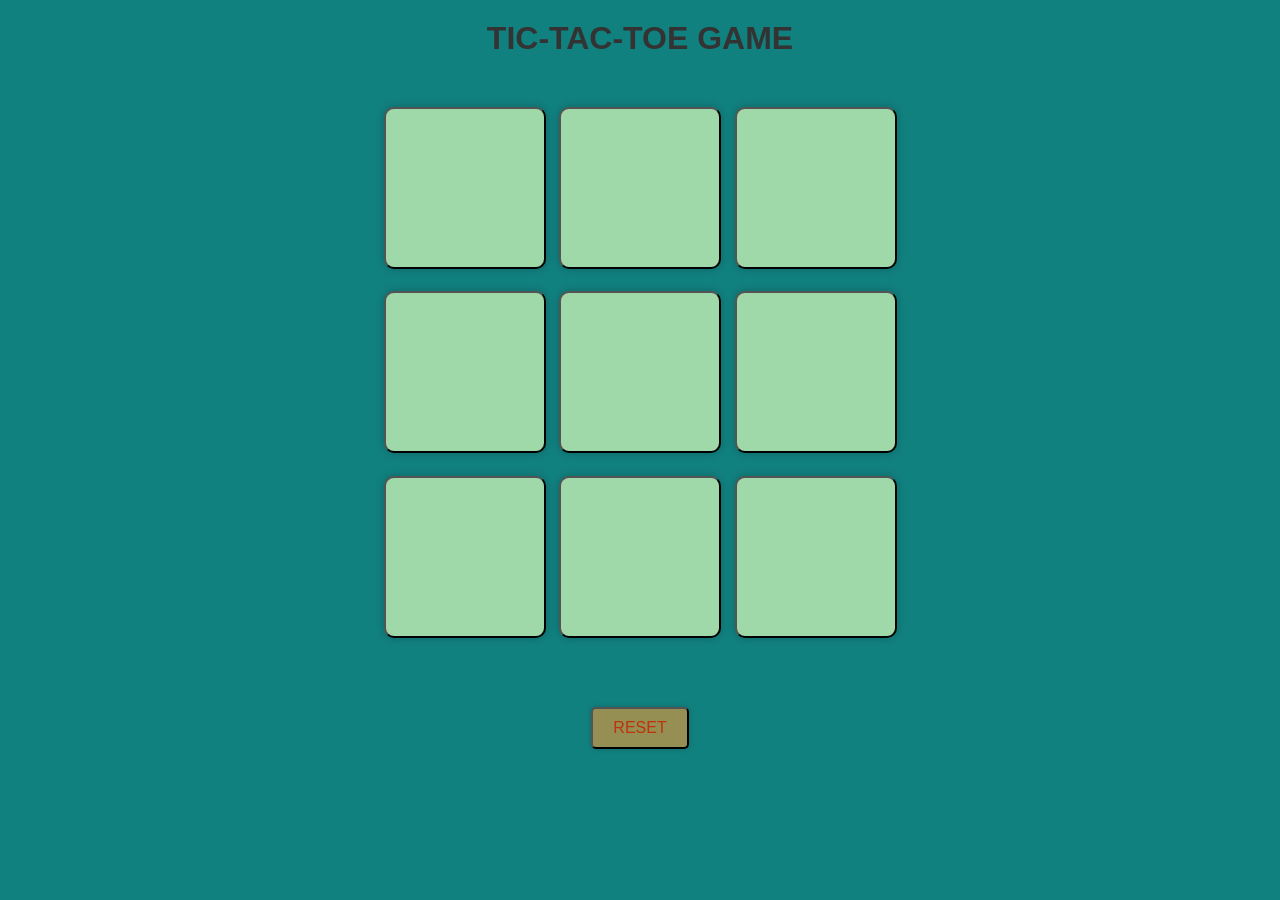
<file: 02-tic-tac-toe/index.html>
<!DOCTYPE html>
    <head>
        <meta charset="utf-8">
        <meta http-equiv="X-UA-Compatible" content="IE=edge">
        <title></title>
        <meta name="description" content="">
        <meta name="viewport" content="width=device-width, initial-scale=1">
        <link rel="stylesheet" href="style.css">
    </head>
    <body>
        <h1>TIC-TAC-TOE GAME</h1>
        <div class="container">
            <div class="game">
            <button class="box"></button>
            <button class="box"></button>
            <button class="box"></button>
            <button class="box"></button>
            <button class="box"></button>
            <button class="box"></button>
            <button class="box"></button>
            <button class="box"></button>
            <button class="box"></button>
            </div>
        </div>
        <button class="reset">RESET</button>
        <script src="app.js"></script>
    </body>
</html>
</file>
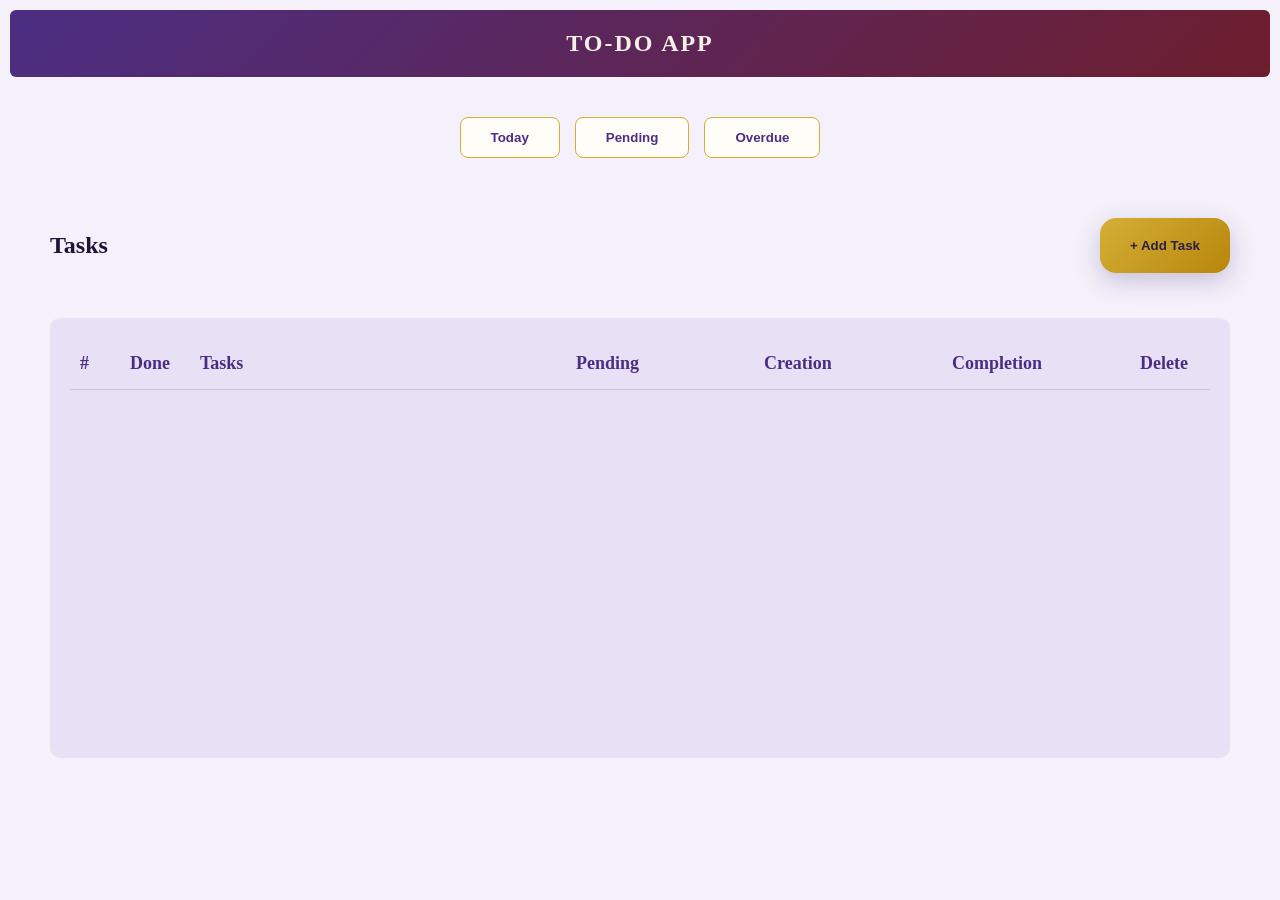
<file: 05-basic to-do website/index.html>
<!DOCTYPE html>
<html>
    <head>
        <meta charset="utf-8">
        <meta http-equiv="X-UA-Compatible" content="IE=edge">
        <title>TO-DO Web App</title>
        <meta name="description" content="">
        <meta name="viewport" content="width=device-width, initial-scale=1">
        <link rel="stylesheet" href="style.css">
    </head>
    <body>
        <section class="head">
            <h1>TO-DO APP</h1>
        </section>
        <section class="status-bar">
            <button class="today">Today</button>
            <button class="pending">Pending</button>
            <button class="overdue">Overdue</button>
        </section>
        <div class="in">
            <h2>Tasks</h2>


            <button id="addbtn">+ Add Task</button>
        </div>

        <div class="addtask" hidden>
            <h3>Add a New Task</h3>
            <div class="form-row">
                <div class="form-group">
                    <label for="task_name">Task Name</label>
                    <input 
                    id="task_name"
                    type="text"
                    placeholder="Enter your task..."
                     />
                </div>

                <div class="form-group">
                    <label for="tdate">Task Completion Date</label>
                    <input
                    id="tdate"
                    type="date"
                    min=""
                    max=""
                    />
                </div>

            </div>
            <button id="submit">+ Add Task</button>
        </div>

            
        <section class="io">
            <div class="listheader">
            <span class="num">#</span>
            <span class="check">Done</span>
            <span class="task">Tasks</span>
            <span class="status">Pending</span>
            <span class="create">Creation</span>
            <span class="complete">Completion</span>
            <span class="delete">Delete</span>
            </div>

            <ul id="tasklist"></ul>
        </section>
        <script src="script.js" async defer></script>
    </body>
</html>
</file>
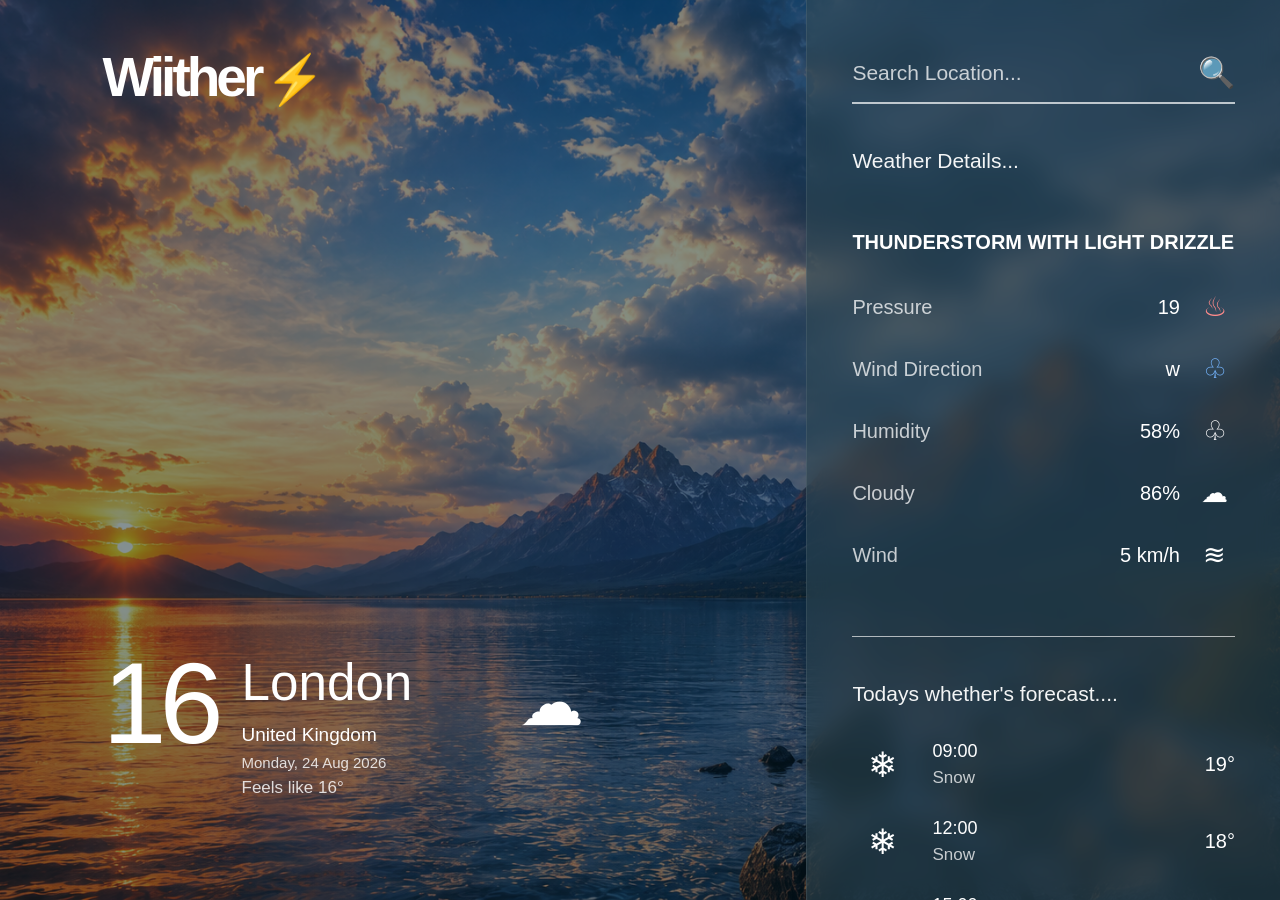
<file: 06-weather site/index.html>
<!DOCTYPE html>
<html lang="en">
<head>
    <meta charset="UTF-8">
    <meta name="viewport" content="width=device-width, initial-scale=1.0">

    <title>Weather App</title>

    <link rel="stylesheet" href="style.css">
</head>

<body>

    <main class="weather-app">

        <section class="left-section">

            <!-- Logo -->
            <div class="logo">
                Wiither<span>⚡</span>
            </div>

            <div class="current-weather">
                <div class="temperature">
                    <span id="temp-value">16</span>
                </div>
                
                <div class="location-info">
                    <h1 id="city-name">London</h1>
                    <p id="country-name">United Kingdom</p>
                    <p id="date-time">Monday, 24 Aug 2026</p>
                    <p> Feels like <span id="feel">16</span>°</p>
                </div>
                 <div class="weather-icon" id="weather-icon">
                     ☁
                 </div>
                </div>

        </section>

        <aside class="right-section">

            <!-- Search -->
            <div class="search-box">

                <input 
                    id="loc-search"
                    type="text" 
                    placeholder="Search Location..."
                >

                <button id="search">
                    🔍
                </button>

            </div>


            <section class="weather-details">

                <p class="section-title">Weather Details...</p>

                <h2 id="description">THUNDERSTORM WITH LIGHT DRIZZLE</h2>


                <div class="detail-row">
                    <span>Pressure</span>
                    <strong id="Pressure">19</strong>
                    <span class="detail-icon hot">♨</span>
                </div>

                <div class="detail-row">
                    <span>Wind Direction</span>
                    <strong id="wind-direction">w</strong>
                    <span class="detail-icon cold">♧</span>
                </div>

                <div class="detail-row">
                    <span>Humidity</span>
                    <strong id="humid">58%</strong>
                    <span class="detail-icon">♧</span>
                </div>

                <div class="detail-row">
                    <span>Cloudy</span>
                    <strong id="cloudy">86%</strong>
                    <span class="detail-icon">☁</span>
                </div>

                <div class="detail-row">
                    <span>Wind</span>
                    <strong id="windy">5 km/h</strong>
                    <span class="detail-icon">≋</span>
                </div>

            </section>


            <div class="divider"></div>


            <section class="forecast">

                <p class="section-title">
                    Todays whether's forecast....
                </p>


                <div class="forecast-item">

                    <div class="forecast-icon">
                        ❄
                    </div>

                    <div class="forecast-info">
                        <span>09:00</span>
                        <p>Snow</p>
                    </div>

                    <strong>19°</strong>

                </div>


                <div class="forecast-item">

                    <div class="forecast-icon">
                        ❄
                    </div>

                    <div class="forecast-info">
                        <span>12:00</span>
                        <p>Snow</p>
                    </div>

                    <strong>18°</strong>

                </div>


                <div class="forecast-item">

                    <div class="forecast-icon">
                        ☁
                    </div>

                    <div class="forecast-info">
                        <span>15:00</span>
                        <p>Cloudy</p>
                    </div>

                    <strong>17°</strong>

                </div>


                <div class="forecast-item">

                    <div class="forecast-icon">
                        🌧
                    </div>

                    <div class="forecast-info">
                        <span>18:00</span>
                        <p>Rain</p>
                    </div>

                    <strong>16°</strong>

                </div>

            </section>

        </aside>

    </main>

    <script src="script.js"></script>

</body>
</html>
</file>
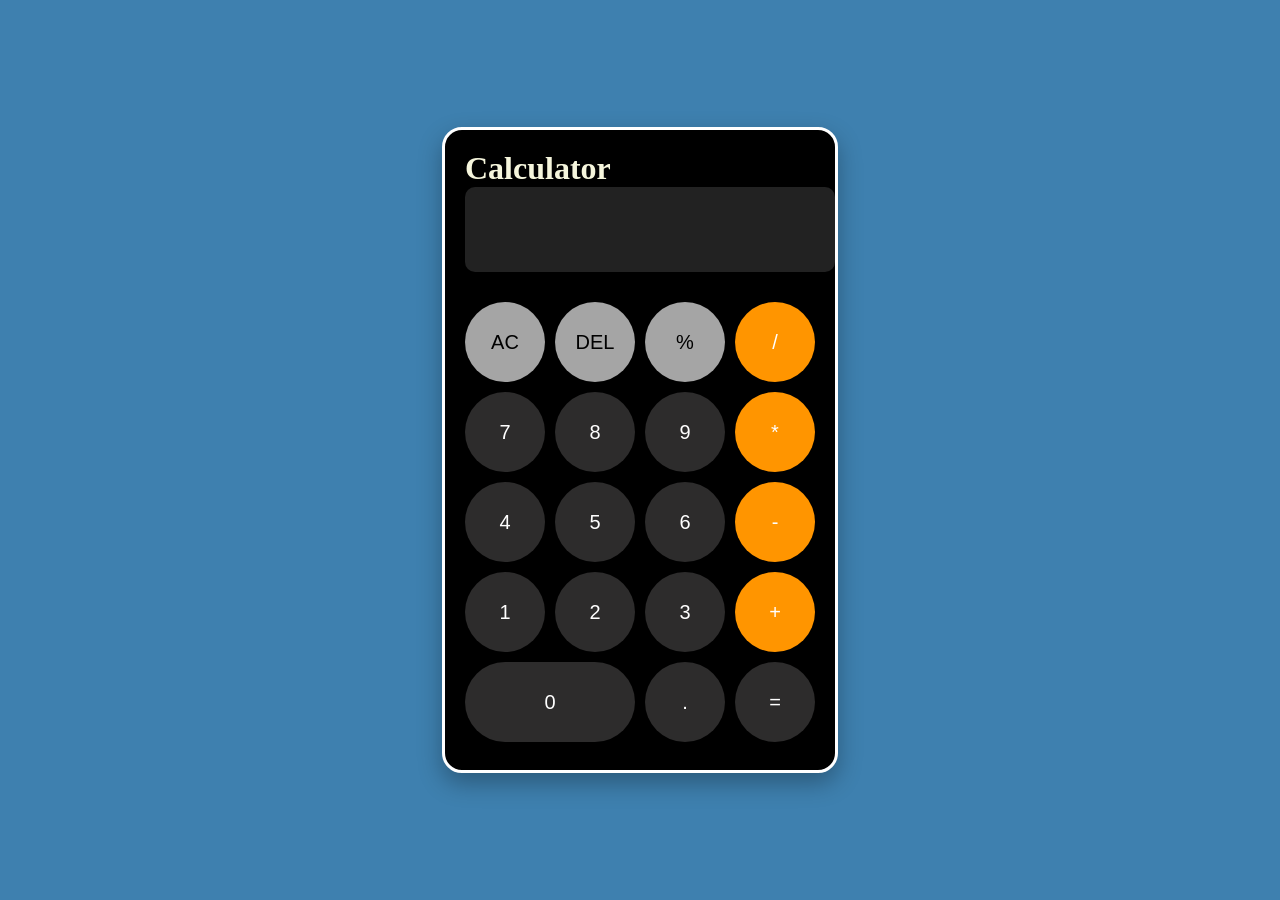
<file: 01-calculator/main.html>
<!DOCTYPE html>
<html>
    <head>
        <meta charset="utf-8">
        <meta http-equiv="X-UA-Compatible" content="IE=edge">
        <title>Calculator</title>
        <meta name="description" content="">
        <meta name="viewport" content="width=device-width, initial-scale=1">
        <link rel="stylesheet" href="style.css">
    </head>
    <body>
        <div class="main">
        <h1>Calculator</h1>
            <input type="text">
        <div class="buttons">
            <button class="gry" data-value="AC">AC</button>
            <button class="gry" data-value="DEL">DEL</button>
            <button class="gry" data-value="%">%</button>
        <button class="ylw" data-value="/">/</button>
        <button data-value="7">7</button>
        <button data-value="8">8</button>
        <button data-value="9">9</button>
        <button class="ylw" data-value="*">*</button>
        <button data-value="4">4</button>
        <button data-value="5">5</button>
        <button data-value="6">6</button>
        <button class="ylw" data-value="-">-</button>
        <button data-value="1">1</button>
        <button data-value="2">2</button>
        <button data-value="3">3</button>
        <button class="ylw" data-value="+">+</button>
        <button class="big-btn" data-value="0">0</button>
        <button data-value=".">.</button>
        <button data-value="=">=</button>
        </div>
        </div>
        <script src="app.js" async defer></script>
    </body>
</html>
</file>
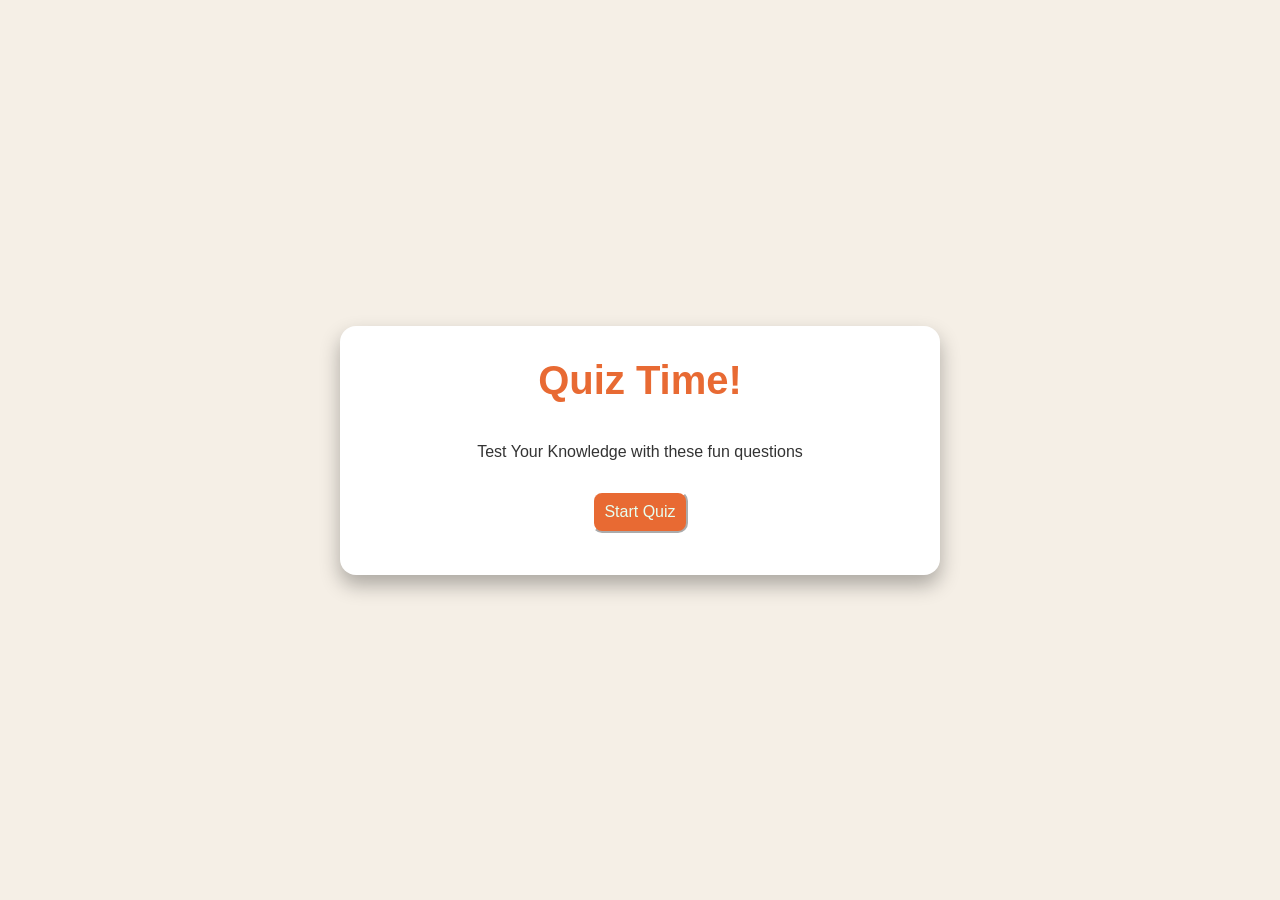
<file: 04-quiz-site/main.html>
<!DOCTYPE html>

    <head>
        <meta charset="utf-8">
        <meta http-equiv="X-UA-Compatible" content="IE=edge">
        <title>Quiz App</title>
        <meta name="description" content="">
        <meta name="viewport" content="width=device-width, initial-scale=1">
        <link rel="stylesheet" href="style.css">
    </head>
    <body>
        <div class="container">
            <div class="screen active" id="strt-pg">
                <h1>Quiz Time!</h1>
                <p>Test Your Knowledge with these fun questions</p>
                <button id="strt-btn">Start Quiz</button>
            </div>

            <div class="screen" id="question-pg">
                <h2 id="question-text">Question</h2>
                <div class="ques-info">
                <p>
                    Queston <span id="question-no">0</span> of <span id="total-ques">5</span>
                </p>
                <p>
                    Score:<span id="score">0</span>
                </p>
                </div>
                <div class="question-options">
                    <button></button>
                    <button></button>
                    <button></button>
                    <button></button>
                </div>
                <div class="progress-bar">
                    <div class="progres" id="progress"></div>
                </div>
                <button class="next" id="next-ques"> Next </button>
            </div>

            <div class="screen" id="end-pg">
                <h1>Quiz Result</h1> 
                <div class="final">
                <p>
                    You Score <span id="final-score">0</span> out of <span id="max-score">0</span>
                </p>
                <p id="orng"><span id="final-text">text</span></p>
                </div>

                <button id="restrt-btn">Restart Quiz</button>
            </div>


        </div>
    
        <script src="index.js" defer></script>
    </body>
</html>
</file>
<file: 02-tic-tac-toe/style.css>
*{
    margin: 0;
    padding: 0;
}

body {
    font-family: Arial, sans-serif;
    background-color: #11817f;
    text-align: center;
}

h1 {
    margin-top: 20px;
    color: #333;
    text-align: center;
}

.container {
    height: 70vh;
    display: flex;
    justify-content: center;
    align-items: center; 

}

.game {
    height: 60vmin;
    width: 60vmin;
    display: flex;
    flex-wrap: wrap;
    justify-content: center;
    align-items: center; 
    gap: 1.5vmin;
}


.box {
    height: 18vmin;
    width: 18vmin;
    background-color: #9fd9a9;
    border-radius: 10px;
    box-shadow: 0 0 10px rgba(0, 0, 0, 0.2);
    font-size: 5vmin;
    color:beige;
}

.reset {
    padding: 10px 20px;
    font-size: 16px;   
    margin-top: 20px;
    background-color: #958f54;
    color: #be3309;
    border-radius: 5px;
    box-shadow: 0 0 5px rgba(0, 0, 0, 0.2);
}

@media (max-width: 768px) {
    h1 {
        font-size: 32px;
    }

    .game {
        width: 70vmin;
        height: 70vmin;
    }

    .box {
        width: 21vmin;
        height: 21vmin;
        font-size: 7vmin;
    }
}

@media (max-width: 480px) {
    h1 {
        font-size: 28px;
    }

    .game {
        width: 85vmin;
        height: 85vmin;
    }

    .box {
        width: 26vmin;
        height: 26vmin;
        font-size: 9vmin;
    }
}
</file>
<file: 05-basic to-do website/style.css>
*{
    margin: 0;
    padding: 0;
}

body {
    
    background-color: #F4F1FA;
    font-family: 'Georgia', 'Times New Roman', serif;
    color: #221238;
}

.head {
    margin: 10px;
    padding: 20px;
    background: linear-gradient(135deg, #4B2E83, #6E1E2D); /* was background-color */
    text-align: center;
    color: #F5F0E6;
    border-radius: 6px;
}

.head h1 {
    letter-spacing: 2px;
}

.status-bar {
    margin: 40px;
    display:flex;
    flex-direction:row;
    justify-content:center;
    text-align:center;
    gap: 15px
}

.status-bar button {
    padding: 12px 30px;
    border: 1px solid #D4AF37;
    border-radius: 8px;
    background-color: #FFFDF7;
    color: #4B2E83;
    font-weight: bold;
    cursor: pointer;
    transition: 0.25s ease;
}

.status-bar button:hover {
    background-color: #D4AF37;
    color: #F5F0E6;
}

/* .today {
    padding-left: 30px;
    padding-right: 30px;
    text-align: center;
    background-color:rgb(227, 234, 171);
    
}
.overdue {
    padding-left: 30px;
    padding-right: 30px;
    text-align: center;
    background-color:rgb(215, 223, 157);
}
.pending {
    padding-left: 30px;
    padding-right: 30px;
    text-align: center;
    background-color:rgb(227, 240, 154);
}*/

.in {
    margin: 0 0 0 50px;
    display: flex;
    justify-content: space-between;
    align-items: center;

}

#addbtn {
    margin: 20px 50px;
    padding: 20px 30px;
    background: linear-gradient(135deg, #D4AF37, #B8860B);
    color: #2E1F47;
    font-weight: bold;
    border-radius: 16px;
    border: none;
    box-shadow: 0 8px 25px rgba(75, 46, 131, 0.25);
    cursor: pointer;
    transition: 0.25s ease;
}

#addbtn:hover {
    transform: translateY(-2px);
}

#tasklist li.completed .task,
#tasklist li.completed .status {
    text-decoration: line-through;
    color: #8b7fa8;
}

.io {
    margin:25px 50px;
    min-height: 400px;
    background-color: #E8E1F5;
    border-radius: 10px;
    padding : 20px;
   
}
.listheader {
    font-size: 18px;
    font-weight: bold;
    border-bottom: 2px solid #7d3f3f;
    color: #4B2E83;
}


.listheader,
#tasklist li {
    display: grid;
    grid-template-columns: 50px 70px 2fr 1fr 1fr 1fr 60px;
    align-items: center;
    padding: 15px 10px;
    border-bottom: 1px solid #c9bfe0;
}

#tasklist li {
    font-size: 15px;
    font-weight: normal;
    color: #221238;
    list-style: none; 
}

#tasklist {
    list-style: none;
}

.addtask {
    margin: 25px 50px;
    padding: 25px 30px;
    background: linear-gradient(135deg, #ffffff, #F4F1FA);
    border-radius: 16px;
    box-shadow: 0 8px 25px rgba(75, 46, 131, 0.15);
    border: 1px solid #D4AF37;
}

.addtask h3 {
    margin-bottom: 20px;
    font-size: 20px;
    color: #4B2E83;
}
.form-row {
    display: flex;
    gap: 30px;
}

.form-group {
    display: flex;
    flex-direction: column;
    gap: 8px;
    flex: 1;
}

.form-group label {
    font-size: 14px;
    font-weight: 700;
    color:#4B2E83;
}

.form-group input {
    width: 100%;
    box-sizing: border-box;
    padding: 12px 14px;
    font-size: 15px;
    border: 2px solid #6f8293;
    border-radius: 9px;
    background: rgb(249, 247, 247);
    outline: none;
    transition: 0.25s ease;
}
.form-group input:focus {
    border-color: #6c63ff;
    box-shadow:
        0 0 0 3px rgba(212, 175, 55, 0.25);
}

#submit {
    display: block;
    margin-left: auto;
    margin-top: 20px;
    padding: 12px 24px;
    border: none;
    border-radius: 9px;
    background: linear-gradient(135deg, #4B2E83, #2E1F47);
    color: #F5F0E6;
    font-size: 15px;
    font-weight: 700;
    cursor: pointer;
    transition: 0.25s ease;
}

#submit:hover {
    transform: translateY(-2px);
    box-shadow:
        0 6px 15px rgba(81, 70, 216, 0.35);
}

#submit:active {
    transform: translateY(0);
}

.deletebtn {
    background: none;
    border: none;
    color: #6E1E2D;
    font-size: 16px;
    cursor: pointer;
}
.deletebtn:hover {
    color: #B8860B;
}
</file>
<file: 06-weather site/style.css>
* {
    margin: 0;
    padding: 0;
    box-sizing: border-box;
}

html,
body {
    width: 100%;
    height: 100%;
}

body {
    font-family: Arial, Helvetica, sans-serif;
    color: white;
    overflow: hidden;
}

.weather-app {
    width: 100%;
    height: 100vh;
    display: flex;
    background-image: url("weather-img/clear.png");
    background-size: cover;
    background-position: center;

    position: relative;
}

.weather-app::before {
    content: "";
    position: absolute;
    inset: 0;
    background: rgba(2, 25, 35, 0.48);
    z-index: 0;
}

.left-section,
.right-section {
    position: relative;
    z-index: 1;
}


.left-section {
    width: 63%;
    height: 100vh;
    padding: 45px 8%;
    display: flex;
    flex-direction: column;
    justify-content: space-between;
}


.logo {
    font-size: 55px;
    font-weight: 800;
    letter-spacing: -4px;
    width: fit-content;
}

.logo span {
    color: #f7b83d;
    font-size: 48px;
    margin-left: 5px;
    letter-spacing: 0;
}

.current-weather {
    display: flex;
    align-items: flex-start;
    gap: 25px;
    margin-bottom: 55px;
}

.temperature {
    font-size: clamp(100px, 9vw, 150px);
    font-weight: 300;
    line-height: 0.8;
    letter-spacing: -7px;
    white-space: nowrap;
}

.temperature span {
    font-size: inherit;
    font-weight: 300;
}


.location-info {
    min-width: 240px;
}

.location-info h1 {
    font-size: clamp(42px, 4vw, 62px);
    font-weight: 400;
    line-height: 1;
    margin-bottom: 12px;
}

.location-info p {
    font-size: 17px;
    line-height: 1.5;
    color: rgba(255, 255, 255, 0.82);
}

#country-name {
    font-size: 19px;
    color: white;
    margin-bottom: 3px;
}

#date-time {
    font-size: 15px;
}

#feels-like {
    font-size: 15px;
    margin-top: 3px;
}


.weather-icon {
    font-size: 65px;
    margin-top : 8px;
    margin-left: 10px;
    min-width: 70px;
    text-align: center;
}

.weather-icon img {
    width: 90px;
    height: 90px;
    object-fit: contain;
    display: block;
    filter: drop-shadow(0 3px 8px rgba(0, 0, 0, 0.5)) brightness(1.1);
}


.right-section {
    width: 37%;
    height: 100vh;
    padding: 55px 45px;
    background: rgba(45, 71, 83, 0.58);
    backdrop-filter: blur(12px);
    -webkit-backdrop-filter: blur(12px);
    border-left: 1px solid rgba(255, 255, 255, 0.08);
    overflow-y: auto;
}

.search-box {
    width: 100%;
    display: flex;
    align-items: center;
    border-bottom: 2px solid rgba(255, 255, 255, 0.7);
    padding-bottom: 12px;
    margin-bottom: 45px;
}

.search-box input {
    flex: 1;
    background: transparent;
    border: none;
    outline: none;
    color: white;
    font-size: 21px;
}

.search-box input::placeholder {
    color: rgba(255, 255, 255, 0.75);
}

.search-box button {
    background: transparent;
    border: none;
    color: white;
    font-size: 30px;
    cursor: pointer;
    transition: transform 0.2s ease;
}

.search-box button:hover {
    transform: scale(1.15);
}


.section-title {
    font-size: 21px;
    margin-bottom: 55px;
    opacity: 0.95;
}

.weather-details h2 {
    font-size: 20px;
    font-weight: 600;
    line-height: 1.4;
    margin-bottom: 35px;
}


.detail-row {
    display: grid;
    grid-template-columns: 1fr auto 40px;
    align-items: center;
    gap: 15px;
    margin-bottom: 30px;
    font-size: 20px;
}

.detail-row > span:first-child {
    color: rgba(255, 255, 255, 0.75);
}

.detail-row strong {
    font-weight: 400;
    text-align: right;
    white-space: nowrap;
}

.detail-icon {
    font-size: 27px;
    text-align: center;
}

.hot {
    color: #ff8b8b;
}

.cold {
    color: #75b5ff;
}

.divider {
    width: 100%;
    height: 1px;
    background: rgba(255, 255, 255, 0.65);
    margin: 65px 0 45px;
}


.forecast .section-title {
    margin-bottom: 35px;
}


.forecast-item {
    display: grid;
    grid-template-columns: 60px 1fr auto;
    align-items: center;
    gap: 20px;
    margin-bottom: 30px;
}

.forecast-icon {
    font-size: 35px;
    text-align: center;
}

.forecast-info span {
    font-size: 18px;
}

.forecast-info p {
    margin-top: 6px;
    color: rgba(255, 255, 255, 0.75);
    font-size: 17px;
}

.forecast-item > strong {
    font-size: 20px;
    font-weight: 400;
}


.right-section::-webkit-scrollbar {
    width: 5px;
}

.right-section::-webkit-scrollbar-thumb {
    background: rgba(255, 255, 255, 0.3);
    border-radius: 10px;
}


@media (max-width: 1000px) {

    .left-section {
        width: 60%;

        padding: 35px 5%;
    }

    .right-section {
        width: 40%;

        padding: 45px 30px;
    }

    .temperature {
        font-size: 90px;
    }

    .location-info h1 {
        font-size: 42px;
    }

    .weather-icon {
        font-size: 50px;
    }

    .detail-row {
        font-size: 17px;
    }
}


@media (max-width: 700px) {

    body {
        overflow: auto;
    }

    .weather-app {
        flex-direction: column;
        height: auto;
        min-height: 100vh;
    }


    .left-section {
        width: 100%;
        height: 55vh;
        min-height: 450px;
        padding: 30px 25px;
    }

    .right-section {
        width: 100%;
        height: auto;
        min-height: 600px;
        padding: 40px 25px;
    }


    .logo {
        font-size: 42px;
    }

    .logo span {
        font-size: 38px;
    }

    .current-weather {
        gap: 15px;
        margin-bottom: 25px;
        flex-wrap: wrap;
    }

    .temperature {
        font-size: 80px;
        letter-spacing: -4px;
    }

    .location-info {
        min-width: 150px;
    }

    .location-info h1 {
        font-size: 35px;
    }

    .location-info p {
        font-size: 13px;
    }

    #country-name {
        font-size: 15px;
    }

    .weather-icon {
        font-size: 45px;
        margin-left: 5px;
    }

    .search-box input {
        font-size: 18px;
    }

    .section-title {
        font-size: 18px;
    }

    .weather-details h2 {
        font-size: 17px;
    }

    .detail-row {
        font-size: 16px;
        margin-bottom: 25px;
    }

    .forecast-item {
        grid-template-columns: 50px 1fr auto;
    }
}

@media (max-width: 450px) {

    .left-section {
        min-height: 500px;
        padding: 25px 20px;
    }

    .temperature {
        font-size: 70px;
    }

    .location-info h1 {
        font-size: 30px;
    }

    .weather-icon {
        font-size: 40px;
    }

    .right-section {
        padding: 35px 20px;
    }
}
</file>
<file: 01-calculator/style.css>
* {
    padding: 0;
    margin: 0;
}

body {
    display: flex;
    justify-content: center;
    align-items: center;
    background-color: rgb(62, 128, 175);
    min-height: 100vh;
}

.main {
    width: 350px;
    height: 600px;
    padding: 20px;
    background-color: #000;
    border: 3px solid #fff;
    box-shadow: 0 10px 25px rgba(0, 0, 0, 0.3);
    border-radius: 20px;
    color: beige;
}

input {
    width: 100%;
    height: 65px;
    padding: 10px;
    text-align: right;
    font-size: 30px;
    background-color: #222;
    color: white;
    border: none;
    border-radius: 10px;
    outline: none;
}

.buttons {
    padding-top: 10px;
    margin-top: 20px;
    display: grid;
    grid-template-columns: repeat(4,1fr);
    gap: 10px;
}

.buttons button {
    height: 80px;
    width: 80px;
    font-size: 20px;
    border-radius: 90px;
    border: none;
    background-color: rgb(45, 44, 44);
    color: #ffffff;
}
.buttons button.gry {
    background-color: #a5a5a5;
    color: #000;
}
.buttons button.ylw {
    background-color: #ff9500;
}
.buttons button.big-btn {
    grid-column: span 2;
    width: 100%;
    border-radius: 40px;

}
.buttons button:hover {
    filter:brightness(1.15);
}

.buttons button:active {
    transform: scale(0.95);
}
</file>
<file: 04-quiz-site/style.css>
*{
    padding: 0;
    margin: 0;
    box-sizing: border-box;
}

body {
    background-color: #f5efe6;
    display: flex;
    align-items: center;
    justify-content: center;
    min-height: 100vh;
    font-family: sans-serif;
    padding: 1rem;
}

.container {
    background-color: white;
    border-radius: 1rem;
    box-shadow: 0 10px 20px rgba(0,0,0, 0.3);
    width: 100%;
    max-width: 600px;
    overflow: hidden;
    position: relative;
}

.screen {
    display: none;
    padding: 2rem;
    text-align: center;
}

.screen.active {
    display: block;
}

#strt-pg h1{
    color: #e86a33;
    padding-bottom: 20px;
    font-size: 2.5rem;
}
#strt-pg p{
    padding: 20px;
    color: #333;
}
#strt-pg button{
    margin: 10px;
    padding: 10px;
    background-color: #e86a33;
    font-size: 1rem;
    border-radius: 10px;
    box-shadow: none;
    border-color: white;
    color: #e6fff0;
}

.question-text {
    font-weight: 100;
    margin: 20px;
}
.ques-info {
    display: flex;
    justify-content: space-between;
    margin-bottom: 10px;
    padding-top: 20px;
    color: #333;
    padding-bottom: 10px;
}
.question-options {
    display: flex;
    flex-direction: column;
    gap: 10px;
    margin-bottom: 25px;
}

.question-options button{
    background-color: #f8f0e5;
    color: #333;
    border: 2px solid #eadbc8;
    border-radius: 10px;
    padding: 1rem;
    cursor: pointer;
    text-align: left;
    transition: 0.3s ease;
}

.question-options button:hover {
    background-color: #eadbc8;
    border-color: #dac0ae;
}

.question-options button.correct {
    background-color: #e6fff0;
    border-color: #a3f0c4;
    color: #28a745;
}

.question-options button.incorrect {
    background-color: #fff0f0;
    border-color: #ffbdbd;
    color: #dc3545;
} 

.next {
    margin: 10px;
    padding: 10px;
    background-color: #e86a33;
    font-size: 1rem;
    border-radius: 10px;
    box-shadow: none;
    border-color: white;
    color: #e6fff0;
    
}

.progress-bar {
    height: 10px;
    background-color: #f8f0e5;
    border-radius: 5px;
    overflow: hidden;
    margin-top: 20px;
}

.progres {
    height: 100%;
    background-color: #e86a33;
    width: 0%;
    transition: width 0.3s ease;
}

#end-pg {
    padding: 20px;
}
#end-pg h1{
    color: #e86a33;
    padding: 20px;
}
.final {
    padding: 30px;
    font-size: 1.2rem;
    background-color: #cce2ec;
    border-radius: 10px;

}
#end-pg button {
    padding: 12px 20px;
    margin: 20px;
    background-color: #e86a33;
    color: #e6fff0;
    border-radius: 10px;
    box-shadow: none;
    border-color: #e6fff0;
}
.final #orng{
    color: #e86a33;
    padding-top: 15px;
}
#end-pg button:hover{
    background-color: #eadbc8;
    transition: width 0.3s ease;
}


@media (max-width: 500px) {

  .screen {
    padding: 1rem;
  }

  #strt-pg h1 {
    font-size: 2rem;
  }

  #question-text {
    font-size: 1.3rem;
  }

  .question-options button {
    padding: 12px;
  }

  button {
    padding: 12px 25px;
    font-size: 1rem;
  }
}
</file>
